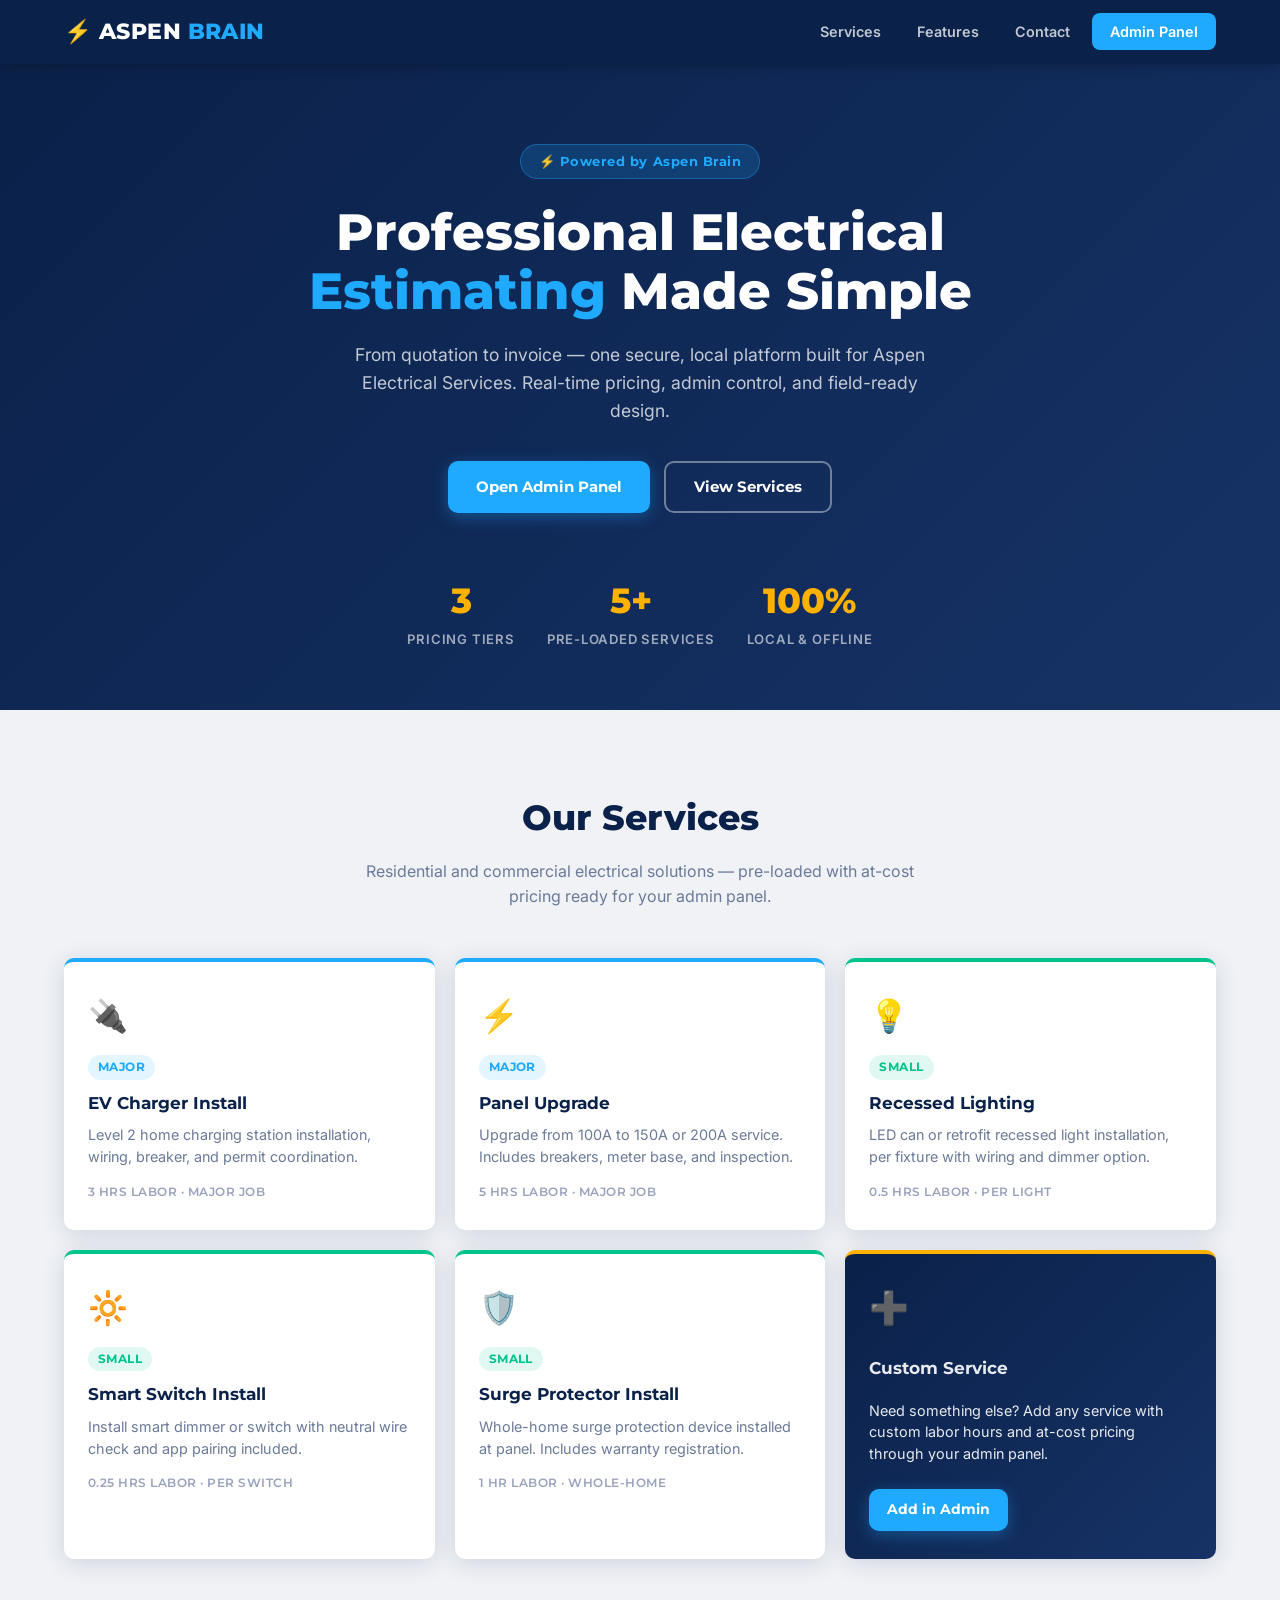
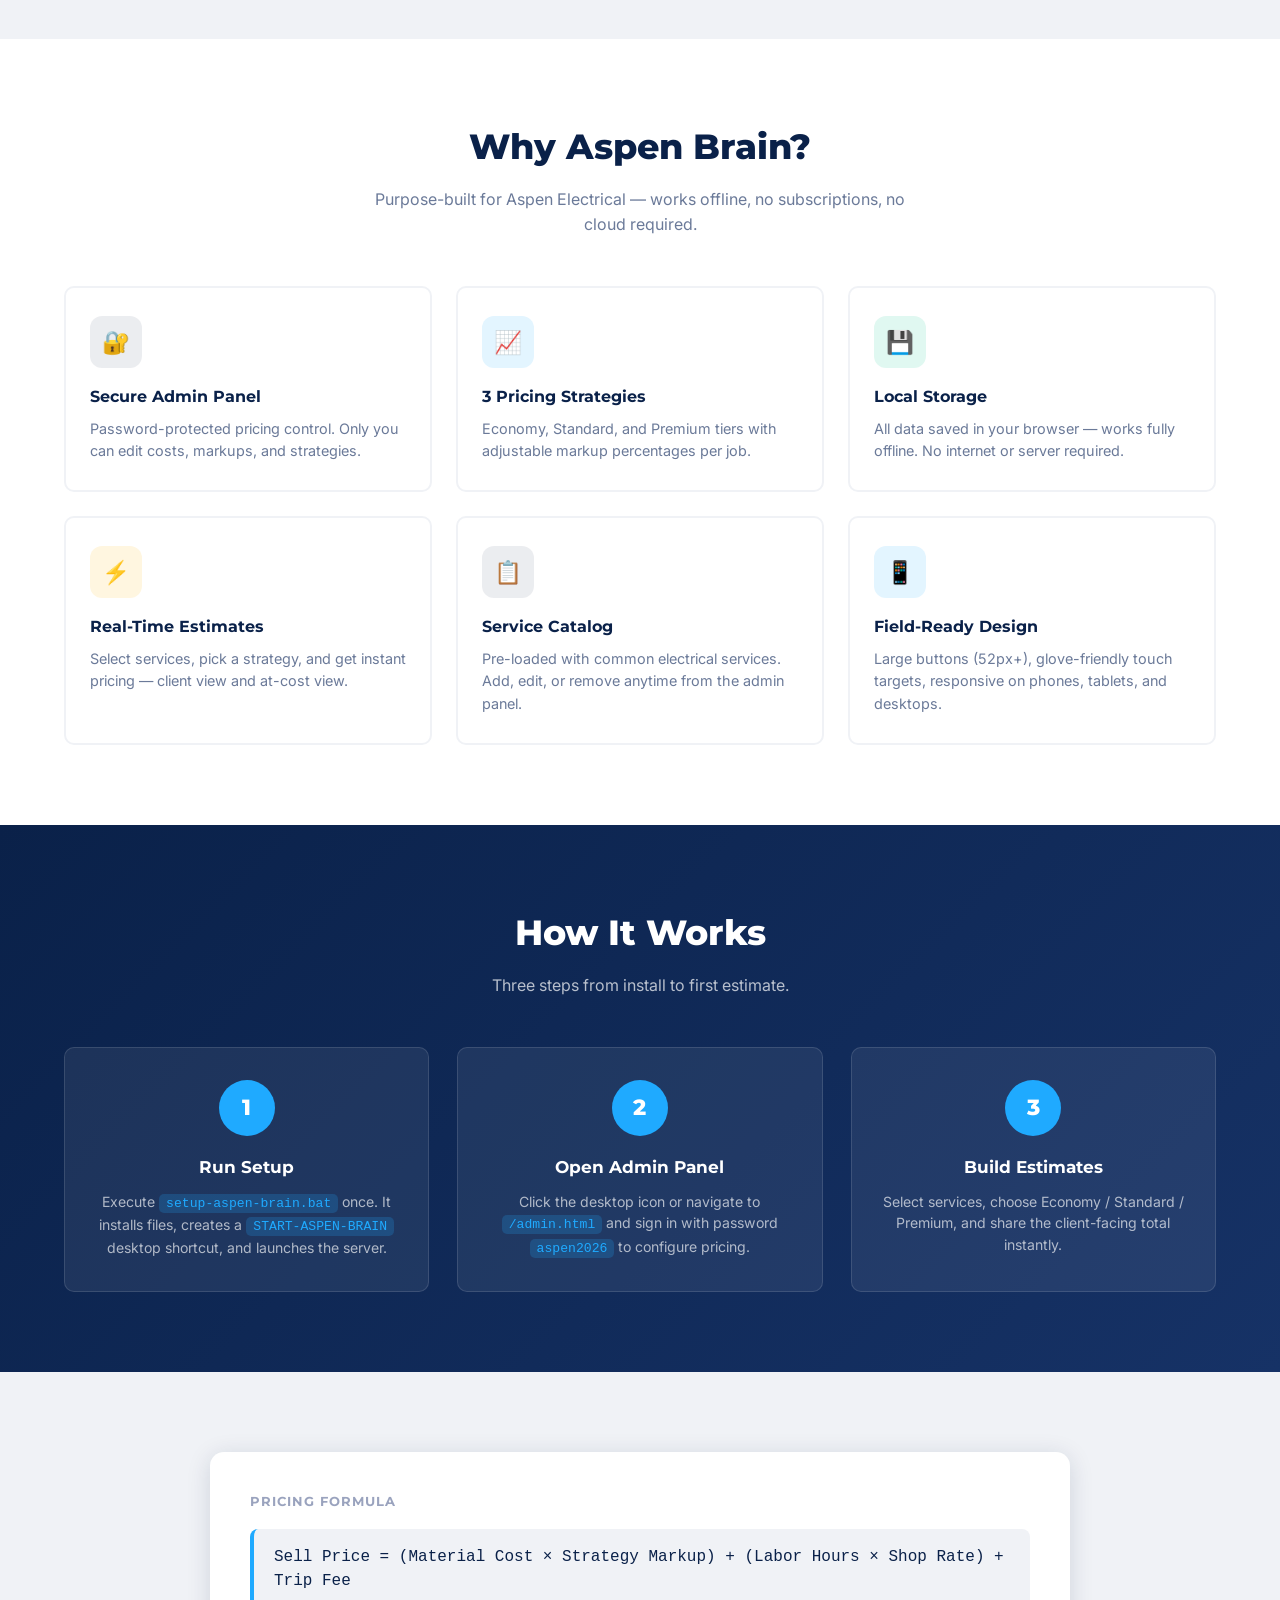
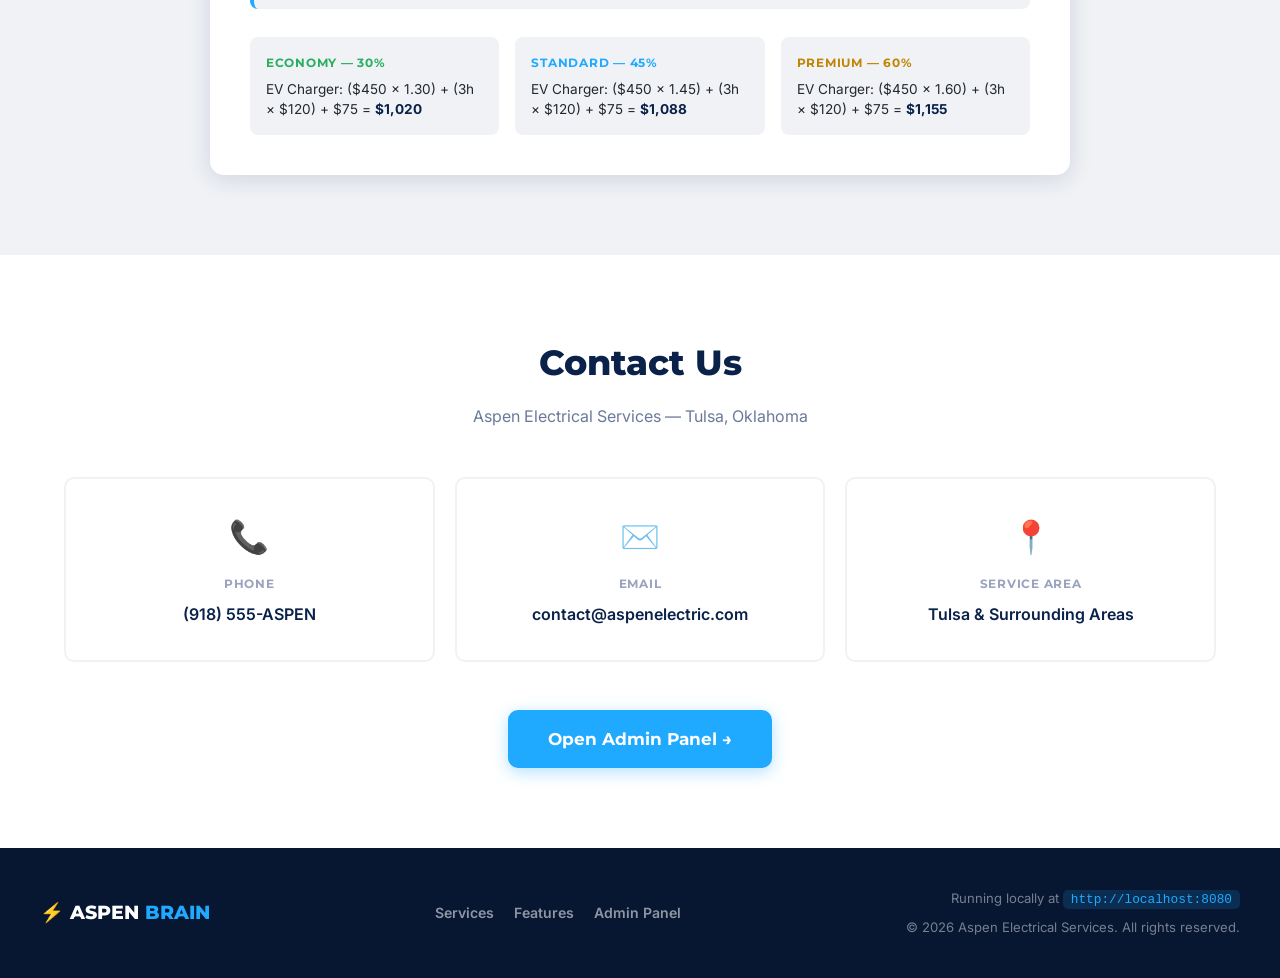
<file: index.html>
<!DOCTYPE html>
<html lang="en">
<head>
    <meta charset="UTF-8">
    <meta name="viewport" content="width=device-width, initial-scale=1.0">
    <title>Aspen Electrical Services – Estimating & Field OS</title>
    <link rel="preconnect" href="https://fonts.googleapis.com">
    <link rel="preconnect" href="https://fonts.gstatic.com" crossorigin>
    <link href="https://fonts.googleapis.com/css2?family=Montserrat:wght@600;700;800&family=Inter:wght@400;500;600&display=swap" rel="stylesheet">
    <link rel="stylesheet" href="styles.css">
</head>
<body>

<!-- ══════════════════════════════════════════
     NAVIGATION
══════════════════════════════════════════ -->
<nav class="navbar">
    <div class="nav-container">
        <div class="nav-logo">⚡ ASPEN <span>BRAIN</span></div>
        <ul class="nav-links">
            <li><a href="#services">Services</a></li>
            <li><a href="#features">Features</a></li>
            <li><a href="#contact">Contact</a></li>
            <li><a href="admin.html" class="nav-admin-btn">Admin Panel</a></li>
        </ul>
        <button class="nav-hamburger" id="nav-hamburger" aria-label="Open menu">&#9776;</button>
    </div>
</nav>

<!-- ══════════════════════════════════════════
     HERO
══════════════════════════════════════════ -->
<section class="hero">
    <div class="hero-content">
        <div class="hero-badge">⚡ Powered by Aspen Brain</div>
        <h1>Professional Electrical <span>Estimating</span> Made Simple</h1>
        <p>From quotation to invoice — one secure, local platform built for Aspen Electrical Services. Real-time pricing, admin control, and field-ready design.</p>
        <div class="hero-btns">
            <a href="admin.html" class="btn btn-primary">Open Admin Panel</a>
            <a href="#services" class="btn btn-outline">View Services</a>
        </div>
    </div>
    <div class="hero-stats">
        <div class="stat-card">
            <div class="stat-value">3</div>
            <div class="stat-label">Pricing Tiers</div>
        </div>
        <div class="stat-card">
            <div class="stat-value">5+</div>
            <div class="stat-label">Pre-loaded Services</div>
        </div>
        <div class="stat-card">
            <div class="stat-value">100%</div>
            <div class="stat-label">Local &amp; Offline</div>
        </div>
    </div>
</section>

<!-- ══════════════════════════════════════════
     SERVICES
══════════════════════════════════════════ -->
<section id="services" class="services-section">
    <div class="section-container">
        <div class="section-header">
            <h2>Our Services</h2>
            <p>Residential and commercial electrical solutions — pre-loaded with at-cost pricing ready for your admin panel.</p>
        </div>
        <div class="services-grid">
            <div class="service-card major">
                <div class="service-icon">🔌</div>
                <div class="service-tag">Major</div>
                <h3>EV Charger Install</h3>
                <p>Level 2 home charging station installation, wiring, breaker, and permit coordination.</p>
                <div class="service-meta">3 hrs labor · Major job</div>
            </div>
            <div class="service-card major">
                <div class="service-icon">⚡</div>
                <div class="service-tag">Major</div>
                <h3>Panel Upgrade</h3>
                <p>Upgrade from 100A to 150A or 200A service. Includes breakers, meter base, and inspection.</p>
                <div class="service-meta">5 hrs labor · Major job</div>
            </div>
            <div class="service-card small">
                <div class="service-icon">💡</div>
                <div class="service-tag">Small</div>
                <h3>Recessed Lighting</h3>
                <p>LED can or retrofit recessed light installation, per fixture with wiring and dimmer option.</p>
                <div class="service-meta">0.5 hrs labor · Per light</div>
            </div>
            <div class="service-card small">
                <div class="service-icon">🔆</div>
                <div class="service-tag">Small</div>
                <h3>Smart Switch Install</h3>
                <p>Install smart dimmer or switch with neutral wire check and app pairing included.</p>
                <div class="service-meta">0.25 hrs labor · Per switch</div>
            </div>
            <div class="service-card small">
                <div class="service-icon">🛡️</div>
                <div class="service-tag">Small</div>
                <h3>Surge Protector Install</h3>
                <p>Whole-home surge protection device installed at panel. Includes warranty registration.</p>
                <div class="service-meta">1 hr labor · Whole-home</div>
            </div>
            <div class="service-card cta-card">
                <div class="service-icon">➕</div>
                <h3>Custom Service</h3>
                <p>Need something else? Add any service with custom labor hours and at-cost pricing through your admin panel.</p>
                <a href="admin.html" class="btn btn-primary btn-sm">Add in Admin</a>
            </div>
        </div>
    </div>
</section>

<!-- ══════════════════════════════════════════
     FEATURES
══════════════════════════════════════════ -->
<section id="features" class="features-section">
    <div class="section-container">
        <div class="section-header">
            <h2>Why Aspen Brain?</h2>
            <p>Purpose-built for Aspen Electrical — works offline, no subscriptions, no cloud required.</p>
        </div>
        <div class="features-grid">
            <div class="feature-card">
                <div class="feature-icon navy">🔐</div>
                <h3>Secure Admin Panel</h3>
                <p>Password-protected pricing control. Only you can edit costs, markups, and strategies.</p>
            </div>
            <div class="feature-card">
                <div class="feature-icon blue">📈</div>
                <h3>3 Pricing Strategies</h3>
                <p>Economy, Standard, and Premium tiers with adjustable markup percentages per job.</p>
            </div>
            <div class="feature-card">
                <div class="feature-icon green">💾</div>
                <h3>Local Storage</h3>
                <p>All data saved in your browser — works fully offline. No internet or server required.</p>
            </div>
            <div class="feature-card">
                <div class="feature-icon orange">⚡</div>
                <h3>Real-Time Estimates</h3>
                <p>Select services, pick a strategy, and get instant pricing — client view and at-cost view.</p>
            </div>
            <div class="feature-card">
                <div class="feature-icon navy">📋</div>
                <h3>Service Catalog</h3>
                <p>Pre-loaded with common electrical services. Add, edit, or remove anytime from the admin panel.</p>
            </div>
            <div class="feature-card">
                <div class="feature-icon blue">📱</div>
                <h3>Field-Ready Design</h3>
                <p>Large buttons (52px+), glove-friendly touch targets, responsive on phones, tablets, and desktops.</p>
            </div>
        </div>
    </div>
</section>

<!-- ══════════════════════════════════════════
     HOW IT WORKS
══════════════════════════════════════════ -->
<section class="how-section">
    <div class="section-container">
        <div class="section-header light">
            <h2>How It Works</h2>
            <p>Three steps from install to first estimate.</p>
        </div>
        <div class="steps-grid">
            <div class="step-card">
                <div class="step-num">1</div>
                <h3>Run Setup</h3>
                <p>Execute <code>setup-aspen-brain.bat</code> once. It installs files, creates a <code>START-ASPEN-BRAIN</code> desktop shortcut, and launches the server.</p>
            </div>
            <div class="step-card">
                <div class="step-num">2</div>
                <h3>Open Admin Panel</h3>
                <p>Click the desktop icon or navigate to <code>/admin.html</code> and sign in with password <code>aspen2026</code> to configure pricing.</p>
            </div>
            <div class="step-card">
                <div class="step-num">3</div>
                <h3>Build Estimates</h3>
                <p>Select services, choose Economy / Standard / Premium, and share the client-facing total instantly.</p>
            </div>
        </div>
    </div>
</section>

<!-- ══════════════════════════════════════════
     PRICING FORMULA
══════════════════════════════════════════ -->
<section class="formula-section">
    <div class="section-container">
        <div class="formula-card">
            <div class="formula-label">Pricing Formula</div>
            <div class="formula-text">
                Sell Price = (Material Cost × Strategy Markup) + (Labor Hours × Shop Rate) + Trip Fee
            </div>
            <div class="formula-examples">
                <div class="example">
                    <div class="example-tier economy">Economy — 30%</div>
                    <div class="example-calc">EV Charger: ($450 × 1.30) + (3h × $120) + $75 = <strong>$1,020</strong></div>
                </div>
                <div class="example">
                    <div class="example-tier standard">Standard — 45%</div>
                    <div class="example-calc">EV Charger: ($450 × 1.45) + (3h × $120) + $75 = <strong>$1,088</strong></div>
                </div>
                <div class="example">
                    <div class="example-tier premium">Premium — 60%</div>
                    <div class="example-calc">EV Charger: ($450 × 1.60) + (3h × $120) + $75 = <strong>$1,155</strong></div>
                </div>
            </div>
        </div>
    </div>
</section>

<!-- ══════════════════════════════════════════
     CONTACT
══════════════════════════════════════════ -->
<section id="contact" class="contact-section">
    <div class="section-container">
        <div class="section-header">
            <h2>Contact Us</h2>
            <p>Aspen Electrical Services — Tulsa, Oklahoma</p>
        </div>
        <div class="contact-grid">
            <div class="contact-card">
                <div class="contact-icon">📞</div>
                <div class="contact-label">Phone</div>
                <div class="contact-value">(918) 555-ASPEN</div>
            </div>
            <div class="contact-card">
                <div class="contact-icon">✉️</div>
                <div class="contact-label">Email</div>
                <div class="contact-value">contact@aspenelectric.com</div>
            </div>
            <div class="contact-card">
                <div class="contact-icon">📍</div>
                <div class="contact-label">Service Area</div>
                <div class="contact-value">Tulsa &amp; Surrounding Areas</div>
            </div>
        </div>
        <div class="contact-cta">
            <a href="admin.html" class="btn btn-primary btn-lg">Open Admin Panel →</a>
        </div>
    </div>
</section>

<!-- ══════════════════════════════════════════
     FOOTER
══════════════════════════════════════════ -->
<footer class="site-footer">
    <div class="footer-container">
        <div class="footer-logo">⚡ ASPEN <span>BRAIN</span></div>
        <div class="footer-links">
            <a href="#services">Services</a>
            <a href="#features">Features</a>
            <a href="admin.html">Admin Panel</a>
        </div>
        <div class="footer-info">
            <p>Running locally at <code>http://localhost:8080</code></p>
            <p class="footer-copy">© 2026 Aspen Electrical Services. All rights reserved.</p>
        </div>
    </div>
</footer>

<script src="script.js"></script>
</body>
</html>
</file>
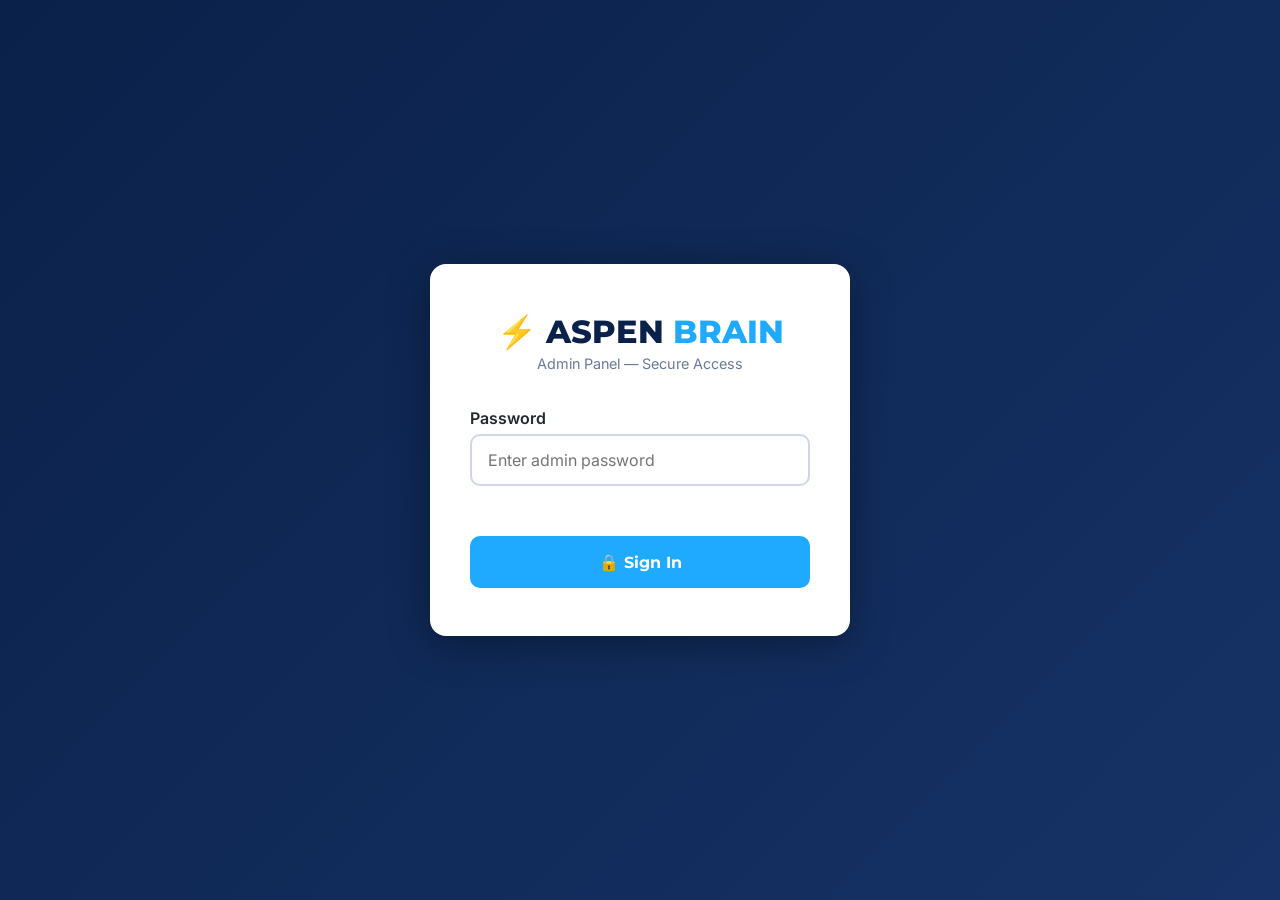
<file: admin.html>
<!DOCTYPE html>
<html lang="en">
<head>
  <meta charset="UTF-8">
  <meta name="viewport" content="width=device-width, initial-scale=1.0">
  <title>Aspen Brain – Admin Panel</title>
  <link rel="stylesheet" href="admin.css">
</head>
<body>

<!-- ══════════════════════════════════════════
     LOGIN SCREEN
══════════════════════════════════════════ -->
<div id="login-screen">
  <div class="login-card">
    <div class="login-logo">⚡ ASPEN <span>BRAIN</span></div>
    <p class="login-subtitle">Admin Panel — Secure Access</p>

    <label for="login-password">Password</label>
    <input type="password" id="login-password" placeholder="Enter admin password" autocomplete="current-password">
    <div id="login-error"></div>

    <button class="btn-primary" id="login-btn">🔒 Sign In</button>
  </div>
</div>

<!-- ══════════════════════════════════════════
     MAIN APP
══════════════════════════════════════════ -->
<div id="app" class="hidden">

  <!-- Header -->
  <header class="app-header">
    <div class="app-header-logo">⚡ ASPEN <span>BRAIN</span></div>
    <div class="header-right">
      <span class="admin-badge">ADMIN</span>
      <button class="btn-logout" id="logout-btn">Sign Out</button>
    </div>
  </header>

  <div class="app-body">

    <!-- Sidebar -->
    <nav class="sidebar">
      <ul class="sidebar-nav">
        <li>
          <button class="active" data-tab="settings">
            <span class="nav-icon">⚙️</span>
            <span class="nav-label">Settings</span>
          </button>
        </li>
        <li>
          <button data-tab="services">
            <span class="nav-icon">🔧</span>
            <span class="nav-label">Services</span>
          </button>
        </li>
        <li>
          <button data-tab="strategies">
            <span class="nav-icon">📈</span>
            <span class="nav-label">Strategies</span>
          </button>
        </li>
        <li>
          <button data-tab="estimate">
            <span class="nav-icon">💰</span>
            <span class="nav-label">Estimate</span>
          </button>
        </li>
        <li>
          <button data-tab="takeoffs">
            <span class="nav-icon">📐</span>
            <span class="nav-label">Takeoffs</span>
          </button>
        </li>
      </ul>
    </nav>

    <!-- Main content -->
    <main class="main-content">

      <!-- ── SETTINGS TAB ─────────────────────────── -->
      <section id="tab-settings" class="tab-panel active">
        <div class="panel-header">
          <h2>⚙️ Settings</h2>
          <p>Configure your shop rate, fees, and company details.</p>
        </div>

        <div class="card">
          <div class="card-title">🏢 Company Info</div>
          <div class="form-grid">
            <div class="form-group">
              <label for="s-company-name">Company Name</label>
              <input type="text" id="s-company-name" placeholder="Aspen Electrical Services">
            </div>
            <div class="form-group">
              <label for="s-company-email">Company Email</label>
              <input type="email" id="s-company-email" placeholder="contact@aspenelectric.com">
            </div>
          </div>
        </div>

        <div class="card">
          <div class="card-title">💲 Pricing Defaults</div>
          <div class="form-grid">
            <div class="form-group">
              <label for="s-shop-rate">Shop Rate ($/hr)</label>
              <input type="number" id="s-shop-rate" min="0" step="1" placeholder="120">
            </div>
            <div class="form-group">
              <label for="s-trip-fee">Trip Fee ($)</label>
              <input type="number" id="s-trip-fee" min="0" step="1" placeholder="75">
            </div>
            <div class="form-group">
              <label for="s-permit-fee">Permit Fee ($)</label>
              <input type="number" id="s-permit-fee" min="0" step="1" placeholder="0">
            </div>
          </div>
          <div class="save-btn-row">
            <button class="btn btn-blue" id="save-settings-btn">💾 Save Settings</button>
          </div>
        </div>
      </section>

      <!-- ── SERVICES TAB ─────────────────────────── -->
      <section id="tab-services" class="tab-panel">
        <div class="panel-header">
          <h2>🔧 Services</h2>
          <p>Manage your service bundles and at-cost pricing.</p>
        </div>

        <div class="card">
          <div class="card-title">➕ Add New Service</div>
          <div class="form-grid">
            <div class="form-group">
              <label for="svc-name">Service Name</label>
              <input type="text" id="svc-name" placeholder="e.g. EV Charger Install">
            </div>
            <div class="form-group">
              <label for="svc-category">Category</label>
              <select id="svc-category">
                <option value="Major">Major</option>
                <option value="Small">Small</option>
                <option value="Other">Other</option>
              </select>
            </div>
            <div class="form-group">
              <label for="svc-at-cost">Material At-Cost ($)</label>
              <input type="number" id="svc-at-cost" min="0" step="0.01" placeholder="450">
            </div>
            <div class="form-group">
              <label for="svc-labor">Labor Hours</label>
              <input type="number" id="svc-labor" min="0" step="0.25" placeholder="3">
            </div>
          </div>
          <div class="save-btn-row">
            <button class="btn btn-green" id="add-service-btn">➕ Add Service</button>
          </div>
        </div>

        <div class="card">
          <div class="card-title">📋 Service Catalog</div>
          <div class="services-table-wrap">
            <table class="services-table">
              <thead>
                <tr>
                  <th>#</th>
                  <th>Service Name</th>
                  <th>Category</th>
                  <th>At-Cost</th>
                  <th>Labor (hrs)</th>
                  <th>Actions</th>
                </tr>
              </thead>
              <tbody id="services-tbody">
                <!-- Populated by JS -->
              </tbody>
            </table>
          </div>
          <div id="services-empty" class="empty-state hidden">
            <div class="empty-icon">🔧</div>
            <p>No services yet. Add your first service above.</p>
          </div>
        </div>
      </section>

      <!-- ── STRATEGIES TAB ────────────────────────── -->
      <section id="tab-strategies" class="tab-panel">
        <div class="panel-header">
          <h2>📈 Pricing Strategies</h2>
          <p>Set markup percentages for each pricing tier.</p>
        </div>

        <div class="strategies-grid">
          <div class="strategy-card economy">
            <div class="strategy-label">Tier 1</div>
            <div class="strategy-name">Economy</div>
            <div class="strategy-pct-group">
              <input type="number" id="str-economy" min="1" max="200" step="1">
              <span>%</span>
            </div>
            <div class="strategy-desc">Competitive pricing for budget-conscious clients.</div>
          </div>

          <div class="strategy-card standard">
            <div class="strategy-label">Tier 2</div>
            <div class="strategy-name">Standard</div>
            <div class="strategy-pct-group">
              <input type="number" id="str-standard" min="1" max="200" step="1">
              <span>%</span>
            </div>
            <div class="strategy-desc">Balanced margin for most residential jobs.</div>
          </div>

          <div class="strategy-card premium">
            <div class="strategy-label">Tier 3</div>
            <div class="strategy-name">Premium</div>
            <div class="strategy-pct-group">
              <input type="number" id="str-premium" min="1" max="200" step="1">
              <span>%</span>
            </div>
            <div class="strategy-desc">Full-service pricing for complex commercial work.</div>
          </div>
        </div>

        <div class="save-btn-row mt-24">
          <button class="btn btn-blue" id="save-strategies-btn">💾 Save Strategies</button>
        </div>

        <!-- Formula reference -->
        <div class="card mt-24">
          <div class="card-title">🧮 Pricing Formula</div>
          <code style="background:var(--gray);display:block;padding:14px;border-radius:8px;font-size:0.88rem;color:var(--navy);">
            Sell Price = (Material At-Cost × (1 + Markup% ÷ 100)) + (Labor Hours × Shop Rate) + Trip Fee + Permit Fee
          </code>
        </div>
      </section>

      <!-- ── ESTIMATE BUILDER TAB ───────────────────── -->
      <section id="tab-estimate" class="tab-panel">
        <div class="panel-header">
          <h2>💰 Estimate Builder</h2>
          <p>Select services, choose a strategy, and see real-time pricing.</p>
        </div>

        <div class="estimate-layout">
          <!-- Left: service selector + strategy -->
          <div>
            <div class="card">
              <div class="card-title">📈 Pricing Strategy</div>
              <div class="strategy-picker">
                <button class="strategy-pick-btn economy" data-strategy="economy">Economy</button>
                <button class="strategy-pick-btn standard active" data-strategy="standard">Standard</button>
                <button class="strategy-pick-btn premium" data-strategy="premium">Premium</button>
              </div>
            </div>

            <div class="card">
              <div class="card-title">🔧 Select Services</div>
              <div class="service-select-list" id="service-select-list">
                <!-- Populated by JS -->
              </div>
              <div id="service-select-empty" class="empty-state hidden">
                <div class="empty-icon">🔧</div>
                <p>No services found. Add services in the Services tab first.</p>
              </div>
            </div>
          </div>

          <!-- Right: summary panel -->
          <div class="estimate-summary">
            <div class="card">
              <div class="card-title">🧾 Estimate Summary</div>

              <div class="view-toggle">
                <button class="view-toggle-btn active" data-view="client">Client View</button>
                <button class="view-toggle-btn" data-view="admin">At-Cost View</button>
              </div>

              <div id="estimate-breakdown">
                <!-- Populated by JS -->
              </div>

              <div class="mt-16" style="display:flex;gap:10px;flex-wrap:wrap;">
                <button class="btn btn-green btn-sm" id="copy-estimate-btn" style="flex:1">📋 Copy</button>
                <button class="btn btn-navy btn-sm" id="clear-estimate-btn" style="flex:1">🗑️ Clear</button>
              </div>

              <div id="export-box-wrap" class="hidden">
                <div class="export-box" id="export-box"></div>
              </div>
            </div>
          </div>
        </div>
      </section>

      <!-- ── TAKEOFFS TAB ──────────────────────────────── -->
      <section id="tab-takeoffs" class="tab-panel">
        <div class="panel-header">
          <h2>📐 Takeoffs</h2>
          <p>Count materials and labor from blueprints to build accurate job estimates.</p>
        </div>

        <!-- Add Item Form -->
        <div class="card">
          <div class="card-title">➕ Add Item</div>
          <div class="form-grid">
            <div class="form-group">
              <label for="to-name">Description</label>
              <input type="text" id="to-name" placeholder="e.g. 12/2 Romex Wire">
            </div>
            <div class="form-group">
              <label for="to-unit">Unit</label>
              <input type="text" id="to-unit" placeholder="ft / each / box" maxlength="20">
            </div>
            <div class="form-group">
              <label for="to-qty">Quantity</label>
              <input type="number" id="to-qty" min="0.001" step="any" placeholder="100">
            </div>
            <div class="form-group">
              <label for="to-unit-cost">Unit Cost ($)</label>
              <input type="number" id="to-unit-cost" min="0" step="0.01" placeholder="0.85">
            </div>
            <div class="form-group">
              <label for="to-labor">Labor (hrs / unit)</label>
              <input type="number" id="to-labor" min="0" step="0.001" placeholder="0.01">
            </div>
          </div>
          <div class="save-btn-row">
            <button class="btn btn-green" id="add-takeoff-btn">➕ Add Item</button>
          </div>
        </div>

        <!-- Items Table -->
        <div class="card">
          <div class="card-title">📋 Takeoff Items</div>
          <div class="services-table-wrap">
            <table class="services-table">
              <thead>
                <tr>
                  <th>#</th>
                  <th>Description</th>
                  <th>Unit</th>
                  <th>Qty</th>
                  <th>Unit Cost</th>
                  <th>Mat. Total</th>
                  <th>Hrs / Unit</th>
                  <th>Total Hrs</th>
                  <th></th>
                </tr>
              </thead>
              <tbody id="takeoff-tbody">
              </tbody>
            </table>
          </div>
          <div id="takeoff-empty" class="empty-state hidden">
            <div class="empty-icon">📐</div>
            <p>No items yet. Add materials above to start your takeoff.</p>
          </div>
        </div>

        <!-- Pricing Summary -->
        <div class="takeoff-pricing-layout">
          <div class="card">
            <div class="card-title">📈 Pricing Strategy</div>
            <div class="strategy-picker">
              <button class="strategy-pick-btn economy" data-tstrategy="economy">Economy</button>
              <button class="strategy-pick-btn standard active" data-tstrategy="standard">Standard</button>
              <button class="strategy-pick-btn premium" data-tstrategy="premium">Premium</button>
            </div>
          </div>

          <div class="card">
            <div class="card-title">💵 Takeoff Summary</div>
            <div id="takeoff-totals">
              <div class="empty-state" style="padding:24px 0">
                <div class="empty-icon">📐</div>
                <p>Add items above to see your takeoff summary.</p>
              </div>
            </div>
            <div class="mt-16" style="display:flex;gap:10px;flex-wrap:wrap">
              <button class="btn btn-green btn-sm" id="copy-takeoff-btn" style="flex:1">📋 Copy</button>
              <button class="btn btn-navy btn-sm" id="clear-takeoff-btn" style="flex:1">🗑️ Clear</button>
            </div>
            <div id="takeoff-export-wrap" class="hidden">
              <div class="export-box" id="takeoff-export-box"></div>
            </div>
          </div>
        </div>
      </section>

    </main>
  </div><!-- /.app-body -->
</div><!-- /#app -->

<!-- ── EDIT SERVICE MODAL ──────────────────── -->
<div class="modal-backdrop" id="edit-modal">
  <div class="modal">
    <div class="modal-title">✏️ Edit Service</div>
    <input type="hidden" id="edit-svc-id">
    <div class="form-grid">
      <div class="form-group">
        <label for="edit-svc-name">Service Name</label>
        <input type="text" id="edit-svc-name">
      </div>
      <div class="form-group">
        <label for="edit-svc-category">Category</label>
        <select id="edit-svc-category">
          <option value="Major">Major</option>
          <option value="Small">Small</option>
          <option value="Other">Other</option>
        </select>
      </div>
      <div class="form-group">
        <label for="edit-svc-at-cost">Material At-Cost ($)</label>
        <input type="number" id="edit-svc-at-cost" min="0" step="0.01">
      </div>
      <div class="form-group">
        <label for="edit-svc-labor">Labor Hours</label>
        <input type="number" id="edit-svc-labor" min="0" step="0.25">
      </div>
    </div>
    <div class="modal-footer">
      <button class="btn btn-cancel btn-sm" id="edit-modal-cancel">Cancel</button>
      <button class="btn btn-blue btn-sm" id="edit-modal-save">💾 Save Changes</button>
    </div>
  </div>
</div>

<!-- ── TOAST ────────────────────────────────── -->
<div id="toast">
  <span id="toast-icon"></span>
  <span id="toast-msg"></span>
</div>

<script src="admin.js"></script>
</body>
</html>
</file>
<file: styles.css>
/* Aspen Brain – Main Website Styles */
@import url('https://fonts.googleapis.com/css2?family=Montserrat:wght@600;700;800&family=Inter:wght@400;500;600&display=swap');

/* ─── VARIABLES ──────────────────────────────────────────────── */
:root {
    --navy:     #0a2149;
    --navy-dk:  #071732;
    --blue:     #1faaff;
    --gray:     #f0f2f6;
    --gray-mid: #d0d5e8;
    --orange:   #ffb100;
    --green:    #00c48c;
    --charcoal: #232931;
    --white:    #ffffff;
    --shadow:   0 4px 24px rgba(10,33,73,0.14);
    --radius:   10px;
    --btn-h:    52px;
    --max-w:    1200px;
}

/* ─── RESET & BASE ────────────────────────────────────────────── */
* {
    margin: 0;
    padding: 0;
    box-sizing: border-box;
}

html {
    scroll-behavior: smooth;
}

body {
    font-family: 'Inter', sans-serif;
    background: var(--white);
    color: var(--charcoal);
    line-height: 1.6;
}

/* ─── NAVBAR ──────────────────────────────────────────────────── */
.navbar {
    background: var(--navy);
    position: sticky;
    top: 0;
    z-index: 100;
    box-shadow: 0 2px 12px rgba(0,0,0,0.25);
}

.nav-container {
    max-width: var(--max-w);
    margin: 0 auto;
    padding: 0 24px;
    height: 64px;
    display: flex;
    align-items: center;
    justify-content: space-between;
}

.nav-logo {
    font-family: 'Montserrat', sans-serif;
    font-size: 1.4rem;
    font-weight: 800;
    color: var(--white);
    letter-spacing: 0.02em;
}

.nav-logo span {
    color: var(--blue);
}

.nav-links {
    list-style: none;
    display: flex;
    align-items: center;
    gap: 8px;
}

.nav-links a {
    color: rgba(255,255,255,0.75);
    text-decoration: none;
    font-size: 0.9rem;
    font-weight: 600;
    padding: 8px 14px;
    border-radius: 8px;
    transition: color 0.2s, background 0.2s;
}

.nav-links a:hover {
    color: var(--white);
    background: rgba(31,170,255,0.15);
}

.nav-admin-btn {
    background: var(--blue) !important;
    color: var(--white) !important;
    border-radius: 8px !important;
    padding: 10px 18px !important;
}

.nav-admin-btn:hover {
    background: #1590e0 !important;
}

.nav-hamburger {
    display: none;
    background: none;
    border: none;
    color: var(--white);
    font-size: 1.5rem;
    cursor: pointer;
    padding: 6px 10px;
}

/* ─── HERO ────────────────────────────────────────────────────── */
.hero {
    background: linear-gradient(135deg, var(--navy) 0%, #163266 100%);
    color: var(--white);
    padding: 80px 24px 60px;
    text-align: center;
}

.hero-content {
    max-width: 780px;
    margin: 0 auto;
}

.hero-badge {
    display: inline-block;
    background: rgba(31,170,255,0.18);
    color: var(--blue);
    border: 1px solid rgba(31,170,255,0.35);
    border-radius: 20px;
    padding: 6px 18px;
    font-size: 0.82rem;
    font-weight: 700;
    font-family: 'Montserrat', sans-serif;
    letter-spacing: 0.04em;
    margin-bottom: 24px;
}

.hero h1 {
    font-family: 'Montserrat', sans-serif;
    font-size: clamp(2rem, 5vw, 3.2rem);
    font-weight: 800;
    line-height: 1.15;
    margin-bottom: 20px;
    color: var(--white);
}

.hero h1 span {
    color: var(--blue);
}

.hero > .hero-content > p {
    font-size: 1.1rem;
    color: rgba(255,255,255,0.75);
    max-width: 620px;
    margin: 0 auto 36px;
}

.hero-btns {
    display: flex;
    gap: 14px;
    justify-content: center;
    flex-wrap: wrap;
    margin-bottom: 60px;
}

.hero-stats {
    display: flex;
    justify-content: center;
    gap: 32px;
    flex-wrap: wrap;
    max-width: 600px;
    margin: 0 auto;
}

.stat-card {
    text-align: center;
}

.stat-value {
    font-family: 'Montserrat', sans-serif;
    font-size: 2.2rem;
    font-weight: 800;
    color: var(--orange);
}

.stat-label {
    font-size: 0.82rem;
    color: rgba(255,255,255,0.6);
    font-weight: 600;
    text-transform: uppercase;
    letter-spacing: 0.06em;
}

/* ─── BUTTONS ─────────────────────────────────────────────────── */
.btn {
    display: inline-flex;
    align-items: center;
    justify-content: center;
    height: var(--btn-h);
    padding: 0 28px;
    border: none;
    border-radius: var(--radius);
    font-family: 'Montserrat', sans-serif;
    font-size: 0.95rem;
    font-weight: 700;
    cursor: pointer;
    text-decoration: none;
    transition: background 0.2s, transform 0.1s, box-shadow 0.2s;
}

.btn:active {
    transform: scale(0.97);
}

.btn-primary {
    background: var(--blue);
    color: var(--white);
    box-shadow: 0 4px 16px rgba(31,170,255,0.35);
}

.btn-primary:hover {
    background: #1590e0;
    box-shadow: 0 6px 20px rgba(31,170,255,0.45);
}

.btn-outline {
    background: transparent;
    color: var(--white);
    border: 2px solid rgba(255,255,255,0.4);
}

.btn-outline:hover {
    border-color: var(--white);
    background: rgba(255,255,255,0.08);
}

.btn-sm {
    height: 42px;
    padding: 0 18px;
    font-size: 0.85rem;
}

.btn-lg {
    height: 58px;
    padding: 0 40px;
    font-size: 1.05rem;
}

/* ─── SECTION SHARED ──────────────────────────────────────────── */
.section-container {
    max-width: var(--max-w);
    margin: 0 auto;
    padding: 0 24px;
}

.section-header {
    text-align: center;
    margin-bottom: 48px;
}

.section-header h2 {
    font-family: 'Montserrat', sans-serif;
    font-size: clamp(1.6rem, 3vw, 2.2rem);
    font-weight: 800;
    color: var(--navy);
    margin-bottom: 12px;
}

.section-header p {
    color: #6b7a99;
    font-size: 1rem;
    max-width: 560px;
    margin: 0 auto;
}

.section-header.light h2 { color: var(--white); }
.section-header.light p  { color: rgba(255,255,255,0.7); }

/* ─── SERVICES ────────────────────────────────────────────────── */
.services-section {
    padding: 80px 0;
    background: var(--gray);
}

.services-grid {
    display: grid;
    grid-template-columns: repeat(auto-fit, minmax(300px, 1fr));
    gap: 20px;
}

.service-card {
    background: var(--white);
    border-radius: var(--radius);
    padding: 28px 24px;
    box-shadow: var(--shadow);
    position: relative;
    transition: transform 0.2s, box-shadow 0.2s;
    border-top: 4px solid transparent;
}

.service-card:hover {
    transform: translateY(-4px);
    box-shadow: 0 8px 32px rgba(10,33,73,0.18);
}

.service-card.major { border-top-color: var(--blue); }
.service-card.small { border-top-color: var(--green); }
.service-card.cta-card {
    border-top-color: var(--orange);
    background: linear-gradient(135deg, var(--navy) 0%, #163266 100%);
    color: var(--white);
    display: flex;
    flex-direction: column;
    align-items: flex-start;
    gap: 10px;
}

.service-card.cta-card h3,
.service-card.cta-card p {
    color: rgba(255,255,255,0.9);
}

.service-icon {
    font-size: 2rem;
    margin-bottom: 12px;
}

.service-tag {
    display: inline-block;
    padding: 3px 10px;
    border-radius: 20px;
    font-size: 0.72rem;
    font-weight: 700;
    font-family: 'Montserrat', sans-serif;
    text-transform: uppercase;
    letter-spacing: 0.04em;
    margin-bottom: 10px;
}

.service-card.major .service-tag { background: rgba(31,170,255,0.12); color: var(--blue); }
.service-card.small .service-tag { background: rgba(0,196,140,0.12); color: var(--green); }

.service-card h3 {
    font-family: 'Montserrat', sans-serif;
    font-size: 1.05rem;
    font-weight: 700;
    color: var(--navy);
    margin-bottom: 8px;
}

.service-card p {
    font-size: 0.9rem;
    color: #6b7a99;
    margin-bottom: 14px;
    line-height: 1.5;
}

.service-meta {
    font-size: 0.78rem;
    font-weight: 600;
    color: #9aa3be;
    font-family: 'Montserrat', sans-serif;
    text-transform: uppercase;
    letter-spacing: 0.04em;
}

/* ─── FEATURES ────────────────────────────────────────────────── */
.features-section {
    padding: 80px 0;
    background: var(--white);
}

.features-grid {
    display: grid;
    grid-template-columns: repeat(auto-fit, minmax(300px, 1fr));
    gap: 24px;
}

.feature-card {
    padding: 28px 24px;
    border-radius: var(--radius);
    border: 2px solid var(--gray);
    transition: border-color 0.2s, box-shadow 0.2s;
}

.feature-card:hover {
    border-color: var(--blue);
    box-shadow: var(--shadow);
}

.feature-icon {
    width: 52px;
    height: 52px;
    border-radius: 12px;
    display: flex;
    align-items: center;
    justify-content: center;
    font-size: 1.4rem;
    margin-bottom: 16px;
}

.feature-icon.navy  { background: rgba(10,33,73,0.08); }
.feature-icon.blue  { background: rgba(31,170,255,0.12); }
.feature-icon.green { background: rgba(0,196,140,0.12); }
.feature-icon.orange{ background: rgba(255,177,0,0.12); }

.feature-card h3 {
    font-family: 'Montserrat', sans-serif;
    font-size: 1rem;
    font-weight: 700;
    color: var(--navy);
    margin-bottom: 8px;
}

.feature-card p {
    font-size: 0.9rem;
    color: #6b7a99;
    line-height: 1.55;
}

/* ─── HOW IT WORKS ────────────────────────────────────────────── */
.how-section {
    padding: 80px 0;
    background: linear-gradient(135deg, var(--navy) 0%, #163266 100%);
}

.steps-grid {
    display: grid;
    grid-template-columns: repeat(auto-fit, minmax(260px, 1fr));
    gap: 28px;
}

.step-card {
    background: rgba(255,255,255,0.07);
    border: 1px solid rgba(255,255,255,0.12);
    border-radius: var(--radius);
    padding: 32px 24px;
    text-align: center;
    transition: background 0.2s;
}

.step-card:hover {
    background: rgba(255,255,255,0.11);
}

.step-num {
    width: 56px;
    height: 56px;
    background: var(--blue);
    color: var(--white);
    border-radius: 50%;
    font-family: 'Montserrat', sans-serif;
    font-size: 1.4rem;
    font-weight: 800;
    display: flex;
    align-items: center;
    justify-content: center;
    margin: 0 auto 18px;
}

.step-card h3 {
    font-family: 'Montserrat', sans-serif;
    font-size: 1.05rem;
    font-weight: 700;
    color: var(--white);
    margin-bottom: 10px;
}

.step-card p {
    font-size: 0.88rem;
    color: rgba(255,255,255,0.65);
    line-height: 1.55;
}

.step-card code {
    background: rgba(31,170,255,0.2);
    color: var(--blue);
    padding: 2px 7px;
    border-radius: 5px;
    font-size: 0.82rem;
    font-family: 'Courier New', monospace;
}

/* ─── FORMULA ─────────────────────────────────────────────────── */
.formula-section {
    padding: 80px 0;
    background: var(--gray);
}

.formula-card {
    background: var(--white);
    border-radius: 14px;
    padding: 40px;
    box-shadow: var(--shadow);
    max-width: 860px;
    margin: 0 auto;
}

.formula-label {
    font-family: 'Montserrat', sans-serif;
    font-size: 0.8rem;
    font-weight: 700;
    text-transform: uppercase;
    letter-spacing: 0.08em;
    color: #9aa3be;
    margin-bottom: 16px;
}

.formula-text {
    font-family: 'Courier New', monospace;
    font-size: 1rem;
    background: var(--gray);
    color: var(--navy);
    padding: 16px 20px;
    border-radius: 8px;
    border-left: 4px solid var(--blue);
    margin-bottom: 28px;
    line-height: 1.5;
}

.formula-examples {
    display: grid;
    grid-template-columns: repeat(auto-fit, minmax(220px, 1fr));
    gap: 16px;
}

.example {
    border-radius: 8px;
    padding: 16px;
    background: var(--gray);
}

.example-tier {
    font-family: 'Montserrat', sans-serif;
    font-size: 0.78rem;
    font-weight: 700;
    text-transform: uppercase;
    letter-spacing: 0.06em;
    margin-bottom: 6px;
}

.example-tier.economy  { color: #27ae60; }
.example-tier.standard { color: var(--blue); }
.example-tier.premium  { color: #c08500; }

.example-calc {
    font-size: 0.85rem;
    color: var(--charcoal);
    line-height: 1.5;
}

.example-calc strong {
    color: var(--navy);
    font-weight: 700;
}

/* ─── CONTACT ─────────────────────────────────────────────────── */
.contact-section {
    padding: 80px 0;
    background: var(--white);
}

.contact-grid {
    display: grid;
    grid-template-columns: repeat(auto-fit, minmax(220px, 1fr));
    gap: 20px;
    margin-bottom: 48px;
}

.contact-card {
    text-align: center;
    padding: 32px 24px;
    border-radius: var(--radius);
    border: 2px solid var(--gray);
    transition: border-color 0.2s, box-shadow 0.2s;
}

.contact-card:hover {
    border-color: var(--blue);
    box-shadow: var(--shadow);
}

.contact-icon {
    font-size: 2rem;
    margin-bottom: 12px;
}

.contact-label {
    font-size: 0.78rem;
    font-weight: 700;
    font-family: 'Montserrat', sans-serif;
    text-transform: uppercase;
    letter-spacing: 0.06em;
    color: #9aa3be;
    margin-bottom: 8px;
}

.contact-value {
    font-size: 1rem;
    font-weight: 600;
    color: var(--navy);
}

.contact-cta {
    text-align: center;
}

/* ─── FOOTER ──────────────────────────────────────────────────── */
.site-footer {
    background: var(--navy-dk);
    padding: 40px 24px;
}

.footer-container {
    max-width: var(--max-w);
    margin: 0 auto;
    display: flex;
    align-items: center;
    justify-content: space-between;
    flex-wrap: wrap;
    gap: 24px;
}

.footer-logo {
    font-family: 'Montserrat', sans-serif;
    font-size: 1.2rem;
    font-weight: 800;
    color: var(--white);
}

.footer-logo span {
    color: var(--blue);
}

.footer-links {
    display: flex;
    gap: 20px;
    flex-wrap: wrap;
}

.footer-links a {
    color: rgba(255,255,255,0.55);
    text-decoration: none;
    font-size: 0.88rem;
    font-weight: 600;
    transition: color 0.2s;
}

.footer-links a:hover {
    color: var(--blue);
}

.footer-info {
    text-align: right;
}

.footer-info p {
    color: rgba(255,255,255,0.45);
    font-size: 0.82rem;
}

.footer-info code {
    background: rgba(31,170,255,0.15);
    color: var(--blue);
    padding: 2px 8px;
    border-radius: 5px;
    font-size: 0.8rem;
    font-family: 'Courier New', monospace;
}

.footer-copy {
    margin-top: 6px;
}

/* ─── RESPONSIVE ──────────────────────────────────────────────── */
@media (max-width: 768px) {
    .nav-links {
        display: none;
        flex-direction: column;
        position: absolute;
        top: 64px;
        left: 0;
        right: 0;
        background: var(--navy);
        padding: 16px 24px;
        gap: 4px;
        z-index: 99;
        box-shadow: 0 8px 24px rgba(0,0,0,0.3);
    }

    .nav-links.open {
        display: flex;
    }

    .nav-links a {
        padding: 12px 16px;
        border-radius: 8px;
    }

    .nav-hamburger {
        display: block;
    }

    .hero {
        padding: 60px 20px 48px;
    }

    .hero-btns {
        flex-direction: column;
        align-items: center;
    }

    .footer-container {
        flex-direction: column;
        align-items: flex-start;
    }

    .footer-info {
        text-align: left;
    }
}

@media (max-width: 480px) {
    .services-grid,
    .features-grid,
    .steps-grid,
    .formula-examples,
    .contact-grid {
        grid-template-columns: 1fr;
    }

    .hero h1 {
        font-size: 1.8rem;
    }

    .hero-stats {
        gap: 20px;
    }
}

/* ─── SCROLL ANIMATIONS ───────────────────────────────────────── */
.anim-ready {
    opacity: 0;
    transform: translateY(20px);
    transition: opacity 0.4s ease, transform 0.4s ease;
}

.anim-ready.visible {
    opacity: 1;
    transform: translateY(0);
}
</file>
<file: admin.css>
/* Aspen Brain Admin Panel - Styles */
@import url('https://fonts.googleapis.com/css2?family=Montserrat:wght@600;700;800&family=Inter:wght@400;500;600&display=swap');

:root {
  --navy:    #0a2149;
  --blue:    #1faaff;
  --gray:    #f0f2f6;
  --charcoal:#232931;
  --orange:  #ffb100;
  --green:   #00c48c;
  --red:     #e74c3c;
  --white:   #ffffff;
  --shadow:  0 4px 16px rgba(10,33,73,0.18);
  --radius:  10px;
  --btn-h:   52px;
}

* {
  margin: 0;
  padding: 0;
  box-sizing: border-box;
}

body {
  font-family: 'Inter', sans-serif;
  background: var(--gray);
  color: var(--charcoal);
  min-height: 100vh;
}

/* ─── LOGIN SCREEN ───────────────────────────────────────────── */
#login-screen {
  display: flex;
  align-items: center;
  justify-content: center;
  min-height: 100vh;
  background: linear-gradient(135deg, var(--navy) 0%, #163266 100%);
}

.login-card {
  background: var(--white);
  border-radius: 16px;
  padding: 48px 40px;
  width: 100%;
  max-width: 420px;
  box-shadow: 0 8px 40px rgba(0,0,0,0.35);
  text-align: center;
}

.login-logo {
  font-family: 'Montserrat', sans-serif;
  font-size: 2rem;
  font-weight: 800;
  color: var(--navy);
  margin-bottom: 4px;
}

.login-logo span {
  color: var(--blue);
}

.login-subtitle {
  color: #6b7a99;
  font-size: 0.9rem;
  margin-bottom: 36px;
}

.login-card label {
  display: block;
  text-align: left;
  font-weight: 600;
  margin-bottom: 6px;
  color: var(--charcoal);
}

.login-card input[type="password"] {
  width: 100%;
  height: var(--btn-h);
  border: 2px solid #d0d5e8;
  border-radius: var(--radius);
  padding: 0 16px;
  font-size: 1rem;
  font-family: 'Inter', sans-serif;
  transition: border-color 0.2s;
  outline: none;
  margin-bottom: 20px;
}

.login-card input[type="password"]:focus {
  border-color: var(--blue);
}

#login-error {
  color: var(--red);
  font-size: 0.88rem;
  margin-bottom: 12px;
  min-height: 18px;
}

.btn-primary {
  display: inline-flex;
  align-items: center;
  justify-content: center;
  gap: 8px;
  height: var(--btn-h);
  padding: 0 28px;
  background: var(--blue);
  color: var(--white);
  border: none;
  border-radius: var(--radius);
  font-family: 'Montserrat', sans-serif;
  font-size: 1rem;
  font-weight: 700;
  cursor: pointer;
  transition: background 0.2s, transform 0.1s;
  width: 100%;
}

.btn-primary:hover {
  background: #1590e0;
}

.btn-primary:active {
  transform: scale(0.98);
}

/* ─── MAIN APP LAYOUT ────────────────────────────────────────── */
#app {
  display: flex;
  flex-direction: column;
  min-height: 100vh;
}

/* Header */
.app-header {
  background: var(--navy);
  color: var(--white);
  display: flex;
  align-items: center;
  justify-content: space-between;
  padding: 0 24px;
  height: 64px;
  box-shadow: var(--shadow);
  position: sticky;
  top: 0;
  z-index: 100;
}

.app-header-logo {
  font-family: 'Montserrat', sans-serif;
  font-size: 1.4rem;
  font-weight: 800;
  color: var(--white);
}

.app-header-logo span {
  color: var(--blue);
}

.header-right {
  display: flex;
  align-items: center;
  gap: 16px;
}

.admin-badge {
  background: var(--orange);
  color: var(--navy);
  font-size: 0.75rem;
  font-weight: 700;
  padding: 4px 10px;
  border-radius: 20px;
  font-family: 'Montserrat', sans-serif;
}

.btn-logout {
  height: 40px;
  padding: 0 18px;
  background: transparent;
  color: var(--white);
  border: 2px solid rgba(255,255,255,0.3);
  border-radius: var(--radius);
  font-family: 'Inter', sans-serif;
  font-size: 0.9rem;
  font-weight: 600;
  cursor: pointer;
  transition: border-color 0.2s, background 0.2s;
}

.btn-logout:hover {
  border-color: var(--blue);
  background: rgba(31,170,255,0.12);
}

/* Body layout */
.app-body {
  display: flex;
  flex: 1;
}

/* Sidebar */
.sidebar {
  width: 220px;
  background: var(--navy);
  color: var(--white);
  padding: 24px 0;
  flex-shrink: 0;
  min-height: calc(100vh - 64px);
}

.sidebar-nav {
  list-style: none;
}

.sidebar-nav li {
  padding: 0;
}

.sidebar-nav button {
  display: flex;
  align-items: center;
  gap: 12px;
  width: 100%;
  height: 52px;
  padding: 0 24px;
  background: none;
  border: none;
  color: rgba(255,255,255,0.65);
  font-family: 'Inter', sans-serif;
  font-size: 0.95rem;
  font-weight: 600;
  cursor: pointer;
  transition: background 0.2s, color 0.2s;
  text-align: left;
}

.sidebar-nav button:hover {
  background: rgba(31,170,255,0.12);
  color: var(--white);
}

.sidebar-nav button.active {
  background: rgba(31,170,255,0.2);
  color: var(--blue);
  border-left: 4px solid var(--blue);
}

.sidebar-nav .nav-icon {
  font-size: 1.2rem;
  width: 24px;
  text-align: center;
}

/* Main content */
.main-content {
  flex: 1;
  padding: 32px 28px;
  overflow-y: auto;
}

/* ─── TAB PANELS ─────────────────────────────────────────────── */
.tab-panel {
  display: none;
}

.tab-panel.active {
  display: block;
}

/* Panel header */
.panel-header {
  margin-bottom: 28px;
}

.panel-header h2 {
  font-family: 'Montserrat', sans-serif;
  font-size: 1.6rem;
  font-weight: 800;
  color: var(--navy);
}

.panel-header p {
  color: #6b7a99;
  margin-top: 4px;
}

/* ─── CARDS ──────────────────────────────────────────────────── */
.card {
  background: var(--white);
  border-radius: var(--radius);
  padding: 24px;
  box-shadow: var(--shadow);
  margin-bottom: 24px;
}

.card-title {
  font-family: 'Montserrat', sans-serif;
  font-size: 1.05rem;
  font-weight: 700;
  color: var(--navy);
  margin-bottom: 18px;
  display: flex;
  align-items: center;
  gap: 8px;
}

/* ─── FORMS ──────────────────────────────────────────────────── */
.form-grid {
  display: grid;
  grid-template-columns: repeat(auto-fit, minmax(220px, 1fr));
  gap: 16px;
}

.form-group {
  display: flex;
  flex-direction: column;
  gap: 6px;
}

.form-group label {
  font-size: 0.85rem;
  font-weight: 600;
  color: var(--charcoal);
}

.form-group input,
.form-group select {
  height: var(--btn-h);
  border: 2px solid #d0d5e8;
  border-radius: var(--radius);
  padding: 0 14px;
  font-size: 0.95rem;
  font-family: 'Inter', sans-serif;
  outline: none;
  transition: border-color 0.2s;
  background: var(--white);
  color: var(--charcoal);
}

.form-group input:focus,
.form-group select:focus {
  border-color: var(--blue);
}

.form-row {
  display: flex;
  gap: 12px;
  flex-wrap: wrap;
  align-items: flex-end;
}

/* ─── BUTTONS ────────────────────────────────────────────────── */
.btn {
  display: inline-flex;
  align-items: center;
  justify-content: center;
  gap: 6px;
  height: var(--btn-h);
  padding: 0 20px;
  border: none;
  border-radius: var(--radius);
  font-family: 'Montserrat', sans-serif;
  font-size: 0.9rem;
  font-weight: 700;
  cursor: pointer;
  transition: background 0.2s, transform 0.1s;
}

.btn:active {
  transform: scale(0.97);
}

.btn-blue {
  background: var(--blue);
  color: var(--white);
}

.btn-blue:hover { background: #1590e0; }

.btn-navy {
  background: var(--navy);
  color: var(--white);
}

.btn-navy:hover { background: #0d2f5e; }

.btn-orange {
  background: var(--orange);
  color: var(--navy);
}

.btn-orange:hover { background: #e09e00; }

.btn-green {
  background: var(--green);
  color: var(--white);
}

.btn-green:hover { background: #00a87a; }

.btn-red {
  background: transparent;
  color: var(--red);
  border: 2px solid var(--red);
  height: 38px;
  padding: 0 14px;
  font-size: 0.8rem;
}

.btn-red:hover {
  background: var(--red);
  color: var(--white);
}

.btn-edit {
  background: transparent;
  color: var(--blue);
  border: 2px solid var(--blue);
  height: 38px;
  padding: 0 14px;
  font-size: 0.8rem;
}

.btn-edit:hover {
  background: var(--blue);
  color: var(--white);
}

.btn-sm {
  height: 38px;
  padding: 0 14px;
  font-size: 0.82rem;
}

/* ─── SERVICES TABLE ─────────────────────────────────────────── */
.services-table-wrap {
  overflow-x: auto;
}

.services-table {
  width: 100%;
  border-collapse: collapse;
  font-size: 0.9rem;
}

.services-table th {
  background: var(--navy);
  color: var(--white);
  padding: 12px 14px;
  text-align: left;
  font-family: 'Montserrat', sans-serif;
  font-size: 0.8rem;
  font-weight: 700;
  text-transform: uppercase;
  letter-spacing: 0.04em;
}

.services-table th:first-child { border-radius: var(--radius) 0 0 0; }
.services-table th:last-child  { border-radius: 0 var(--radius) 0 0; }

.services-table td {
  padding: 12px 14px;
  border-bottom: 1px solid #e8ecf4;
  vertical-align: middle;
}

.services-table tr:hover td {
  background: #f5f8ff;
}

.category-badge {
  display: inline-block;
  padding: 3px 10px;
  border-radius: 20px;
  font-size: 0.75rem;
  font-weight: 700;
  font-family: 'Montserrat', sans-serif;
}

.cat-major { background: rgba(31,170,255,0.15); color: var(--blue); }
.cat-small { background: rgba(0,196,140,0.15); color: var(--green); }
.cat-other { background: rgba(255,177,0,0.15); color: #c08500; }

.action-btns { display: flex; gap: 8px; }

/* ─── STRATEGIES ─────────────────────────────────────────────── */
.strategies-grid {
  display: grid;
  grid-template-columns: repeat(auto-fit, minmax(260px, 1fr));
  gap: 20px;
}

.strategy-card {
  border-radius: var(--radius);
  padding: 28px 24px;
  color: var(--white);
  position: relative;
  overflow: hidden;
}

.strategy-card.economy  { background: linear-gradient(135deg, #2ecc71, #27ae60); }
.strategy-card.standard { background: linear-gradient(135deg, #1faaff, #0a7abf); }
.strategy-card.premium  { background: linear-gradient(135deg, #ffb100, #e09e00); color: var(--navy); }

.strategy-label {
  font-family: 'Montserrat', sans-serif;
  font-size: 0.75rem;
  font-weight: 700;
  text-transform: uppercase;
  letter-spacing: 0.08em;
  opacity: 0.8;
}

.strategy-name {
  font-family: 'Montserrat', sans-serif;
  font-size: 1.5rem;
  font-weight: 800;
  margin: 4px 0 16px;
}

.strategy-pct-group {
  display: flex;
  align-items: center;
  gap: 10px;
}

.strategy-pct-group input[type="number"] {
  width: 80px;
  height: 44px;
  border: 2px solid rgba(255,255,255,0.5);
  border-radius: 8px;
  background: rgba(255,255,255,0.2);
  color: inherit;
  font-size: 1.2rem;
  font-family: 'Montserrat', sans-serif;
  font-weight: 700;
  text-align: center;
  outline: none;
  padding: 0 8px;
}

.strategy-pct-group input:focus {
  border-color: rgba(255,255,255,0.9);
  background: rgba(255,255,255,0.3);
}

.strategy-pct-group span {
  font-size: 1.1rem;
  font-weight: 700;
  opacity: 0.9;
}

.strategy-desc {
  font-size: 0.82rem;
  margin-top: 12px;
  opacity: 0.8;
}

/* ─── ESTIMATE BUILDER ───────────────────────────────────────── */
.estimate-layout {
  display: grid;
  grid-template-columns: 1fr 360px;
  gap: 24px;
  align-items: start;
}

.service-select-list {
  display: flex;
  flex-direction: column;
  gap: 10px;
  max-height: 420px;
  overflow-y: auto;
  padding-right: 4px;
}

.service-select-item {
  display: flex;
  align-items: center;
  gap: 14px;
  padding: 14px 16px;
  background: var(--gray);
  border-radius: var(--radius);
  border: 2px solid transparent;
  cursor: pointer;
  transition: border-color 0.2s, background 0.2s;
}

.service-select-item.selected {
  border-color: var(--blue);
  background: rgba(31,170,255,0.07);
}

.service-select-item input[type="checkbox"] {
  width: 20px;
  height: 20px;
  accent-color: var(--blue);
  cursor: pointer;
  flex-shrink: 0;
}

.service-select-info {
  flex: 1;
}

.service-select-name {
  font-weight: 600;
  font-size: 0.92rem;
  color: var(--charcoal);
}

.service-select-meta {
  font-size: 0.78rem;
  color: #6b7a99;
  margin-top: 2px;
}

.service-qty-wrap {
  display: flex;
  align-items: center;
  gap: 6px;
}

.service-qty-wrap label {
  font-size: 0.78rem;
  color: #6b7a99;
  font-weight: 600;
}

.service-qty-wrap input[type="number"] {
  width: 56px;
  height: 36px;
  border: 2px solid #d0d5e8;
  border-radius: 6px;
  text-align: center;
  font-size: 0.9rem;
  outline: none;
  font-family: 'Inter', sans-serif;
}

.service-qty-wrap input:focus {
  border-color: var(--blue);
}

/* Strategy picker */
.strategy-picker {
  display: flex;
  gap: 10px;
  flex-wrap: wrap;
  margin-bottom: 20px;
}

.strategy-pick-btn {
  flex: 1;
  min-width: 90px;
  height: 48px;
  border: 2px solid #d0d5e8;
  border-radius: var(--radius);
  background: var(--white);
  font-family: 'Montserrat', sans-serif;
  font-size: 0.85rem;
  font-weight: 700;
  cursor: pointer;
  transition: all 0.2s;
  color: var(--charcoal);
}

.strategy-pick-btn:hover { border-color: var(--blue); }

.strategy-pick-btn.active.economy  { background: #2ecc71; color: #fff; border-color: #2ecc71; }
.strategy-pick-btn.active.standard { background: var(--blue); color: #fff; border-color: var(--blue); }
.strategy-pick-btn.active.premium  { background: var(--orange); color: var(--navy); border-color: var(--orange); }

/* Estimate summary */
.estimate-summary {
  position: sticky;
  top: 96px;
}

.summary-row {
  display: flex;
  justify-content: space-between;
  padding: 8px 0;
  border-bottom: 1px solid #e8ecf4;
  font-size: 0.9rem;
}

.summary-row:last-of-type { border-bottom: none; }

.summary-row.total {
  font-family: 'Montserrat', sans-serif;
  font-weight: 800;
  font-size: 1.15rem;
  color: var(--navy);
  padding-top: 14px;
  margin-top: 4px;
  border-top: 2px solid var(--navy);
}

.summary-label { color: #6b7a99; }
.summary-value { font-weight: 600; color: var(--charcoal); }
.summary-row.total .summary-value { color: var(--navy); }

.view-toggle {
  display: flex;
  gap: 8px;
  margin-bottom: 16px;
}

.view-toggle-btn {
  flex: 1;
  height: 40px;
  border: 2px solid #d0d5e8;
  border-radius: 8px;
  background: var(--white);
  font-family: 'Montserrat', sans-serif;
  font-size: 0.8rem;
  font-weight: 700;
  cursor: pointer;
  transition: all 0.2s;
  color: #6b7a99;
}

.view-toggle-btn.active {
  background: var(--navy);
  color: var(--white);
  border-color: var(--navy);
}

/* At-cost info rows (admin only) */
.cost-detail-row {
  font-size: 0.78rem;
  color: #6b7a99;
  padding: 3px 0 3px 12px;
  border-left: 2px solid #e0e5f0;
  margin-bottom: 2px;
}

.markup-highlight {
  color: var(--green);
  font-weight: 700;
}

/* ─── TOAST NOTIFICATION ─────────────────────────────────────── */
#toast {
  position: fixed;
  bottom: 28px;
  right: 28px;
  background: var(--charcoal);
  color: var(--white);
  padding: 14px 22px;
  border-radius: var(--radius);
  font-size: 0.9rem;
  font-weight: 600;
  box-shadow: 0 6px 24px rgba(0,0,0,0.25);
  opacity: 0;
  transform: translateY(16px);
  transition: opacity 0.3s, transform 0.3s;
  z-index: 1000;
  pointer-events: none;
  display: flex;
  align-items: center;
  gap: 10px;
}

#toast.show {
  opacity: 1;
  transform: translateY(0);
}

#toast.toast-success { border-left: 4px solid var(--green); }
#toast.toast-error   { border-left: 4px solid var(--red); }

/* ─── MODAL ──────────────────────────────────────────────────── */
.modal-backdrop {
  display: none;
  position: fixed;
  inset: 0;
  background: rgba(10,33,73,0.55);
  z-index: 200;
  align-items: center;
  justify-content: center;
}

.modal-backdrop.open {
  display: flex;
}

.modal {
  background: var(--white);
  border-radius: 14px;
  padding: 32px;
  width: 100%;
  max-width: 520px;
  box-shadow: 0 12px 48px rgba(0,0,0,0.3);
  position: relative;
}

.modal-title {
  font-family: 'Montserrat', sans-serif;
  font-size: 1.25rem;
  font-weight: 800;
  color: var(--navy);
  margin-bottom: 24px;
}

.modal-footer {
  display: flex;
  justify-content: flex-end;
  gap: 10px;
  margin-top: 24px;
}

.btn-cancel {
  background: var(--gray);
  color: var(--charcoal);
  border: none;
}

.btn-cancel:hover { background: #dde1ec; }

/* ─── EMPTY STATE ────────────────────────────────────────────── */
.empty-state {
  text-align: center;
  padding: 48px 24px;
  color: #9aa3be;
}

.empty-state .empty-icon {
  font-size: 2.8rem;
  margin-bottom: 12px;
}

.empty-state p {
  font-size: 0.95rem;
}

/* ─── UTILITY ────────────────────────────────────────────────── */
.hidden { display: none !important; }

.mt-12 { margin-top: 12px; }
.mt-16 { margin-top: 16px; }
.mt-24 { margin-top: 24px; }

.save-btn-row {
  display: flex;
  justify-content: flex-end;
  margin-top: 20px;
}

.text-success { color: var(--green); }
.text-orange  { color: var(--orange); }

.export-box {
  background: var(--gray);
  border-radius: var(--radius);
  padding: 16px;
  font-family: 'Courier New', monospace;
  font-size: 0.82rem;
  white-space: pre;
  overflow-x: auto;
  color: var(--charcoal);
  margin-top: 16px;
  max-height: 300px;
  overflow-y: auto;
}

/* ─── TAKEOFFS ───────────────────────────────────────────────── */
.takeoff-pricing-layout {
  display: grid;
  grid-template-columns: 1fr 360px;
  gap: 24px;
  align-items: start;
}

@media (max-width: 900px) {
  .takeoff-pricing-layout {
    grid-template-columns: 1fr;
  }
}

/* ─── RESPONSIVE ─────────────────────────────────────────────── */
@media (max-width: 900px) {
  .estimate-layout {
    grid-template-columns: 1fr;
  }

  .estimate-summary {
    position: static;
  }
}

@media (max-width: 700px) {
  .sidebar {
    width: 64px;
  }

  .sidebar-nav button {
    padding: 0;
    justify-content: center;
  }

  .sidebar-nav button .nav-label {
    display: none;
  }

  .main-content {
    padding: 20px 14px;
  }

  .strategies-grid {
    grid-template-columns: 1fr;
  }

  .form-grid {
    grid-template-columns: 1fr;
  }
}

@media (max-width: 480px) {
  .app-header {
    padding: 0 14px;
  }

  .app-header-logo {
    font-size: 1.1rem;
  }

  .admin-badge {
    display: none;
  }
}
</file>
